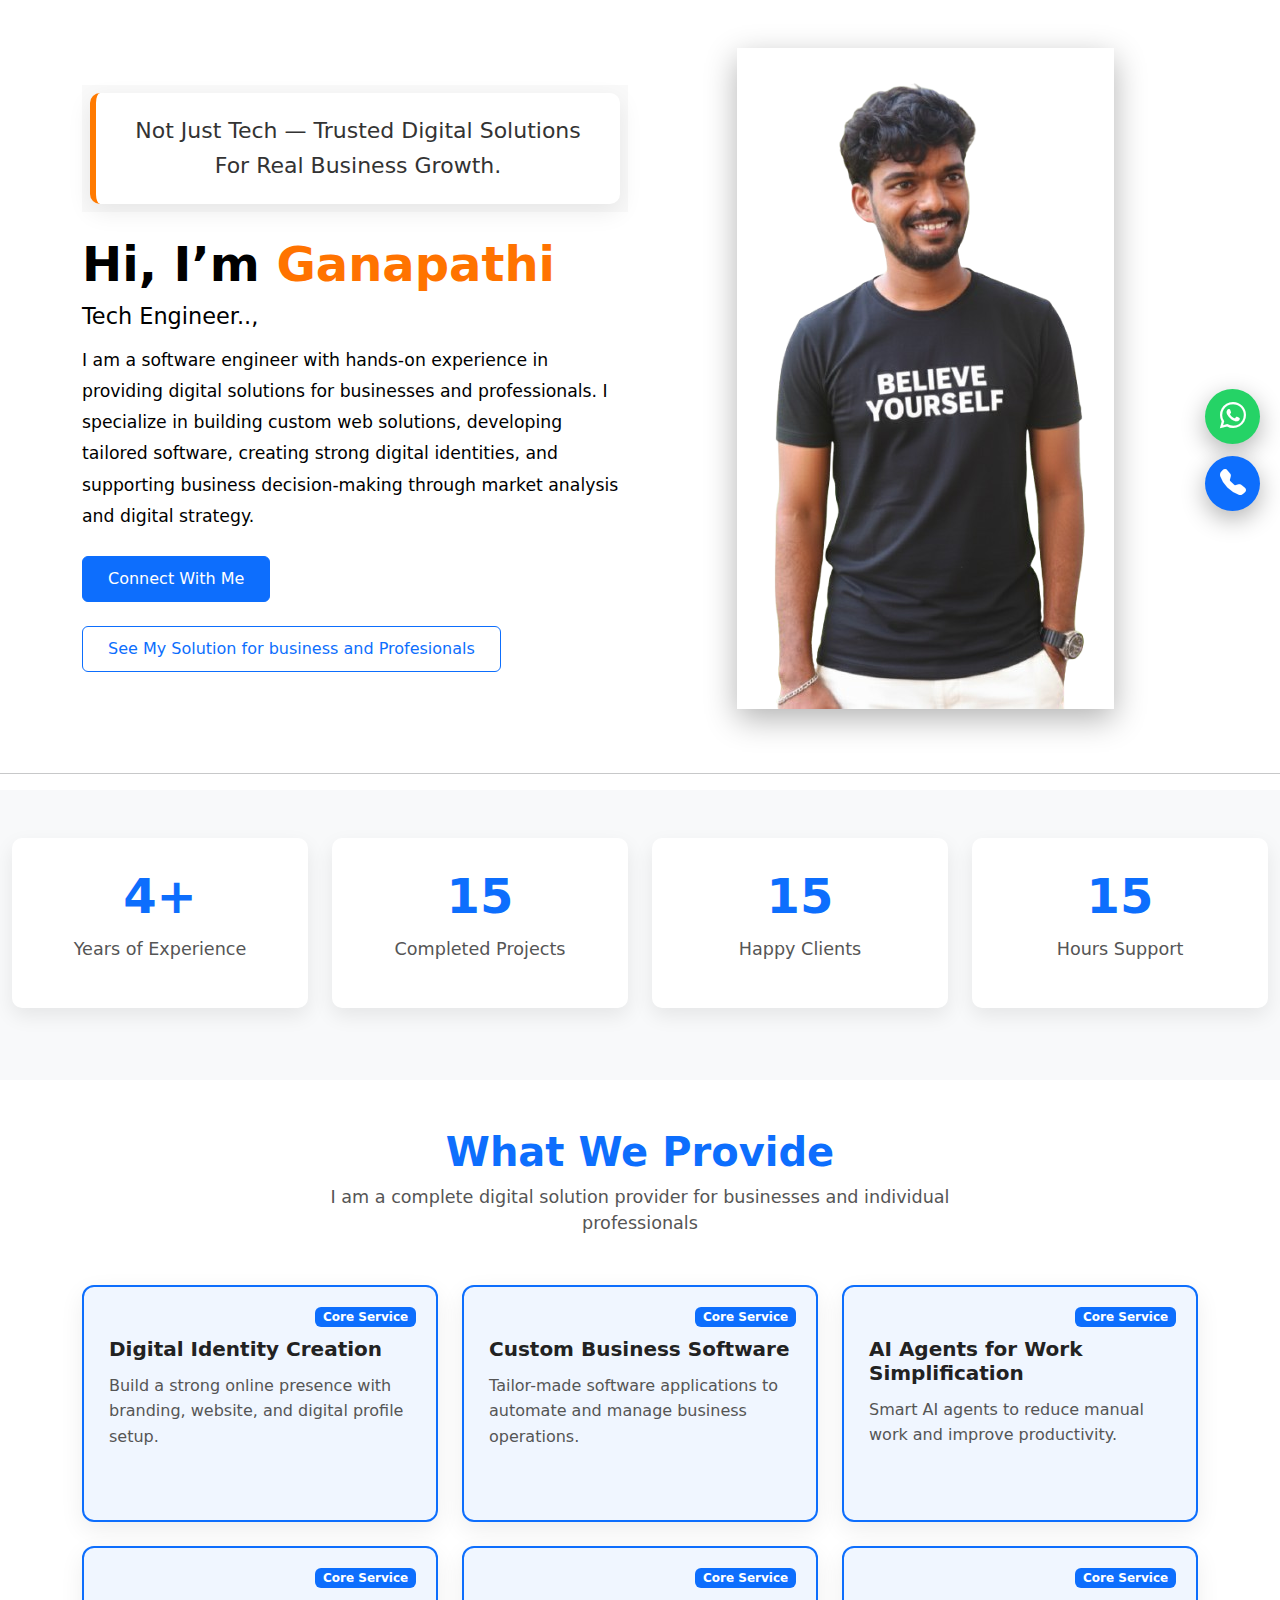
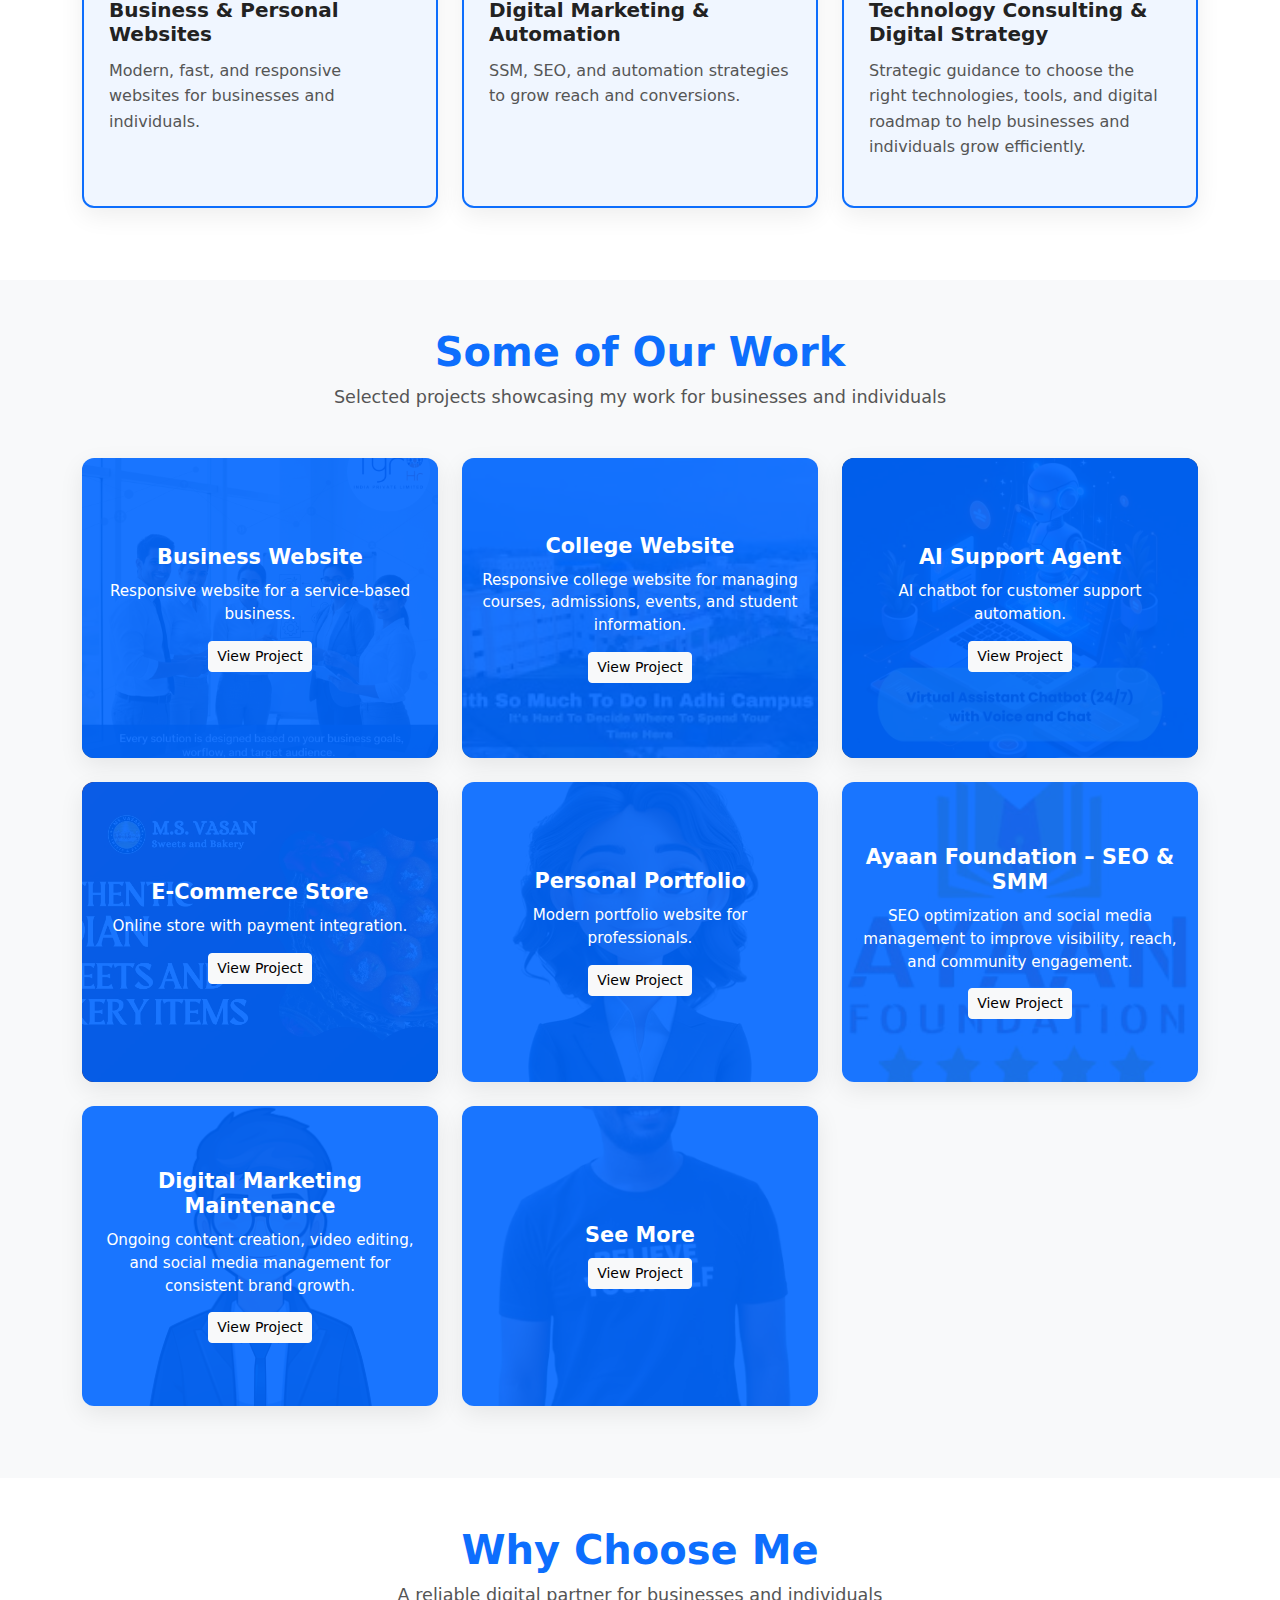
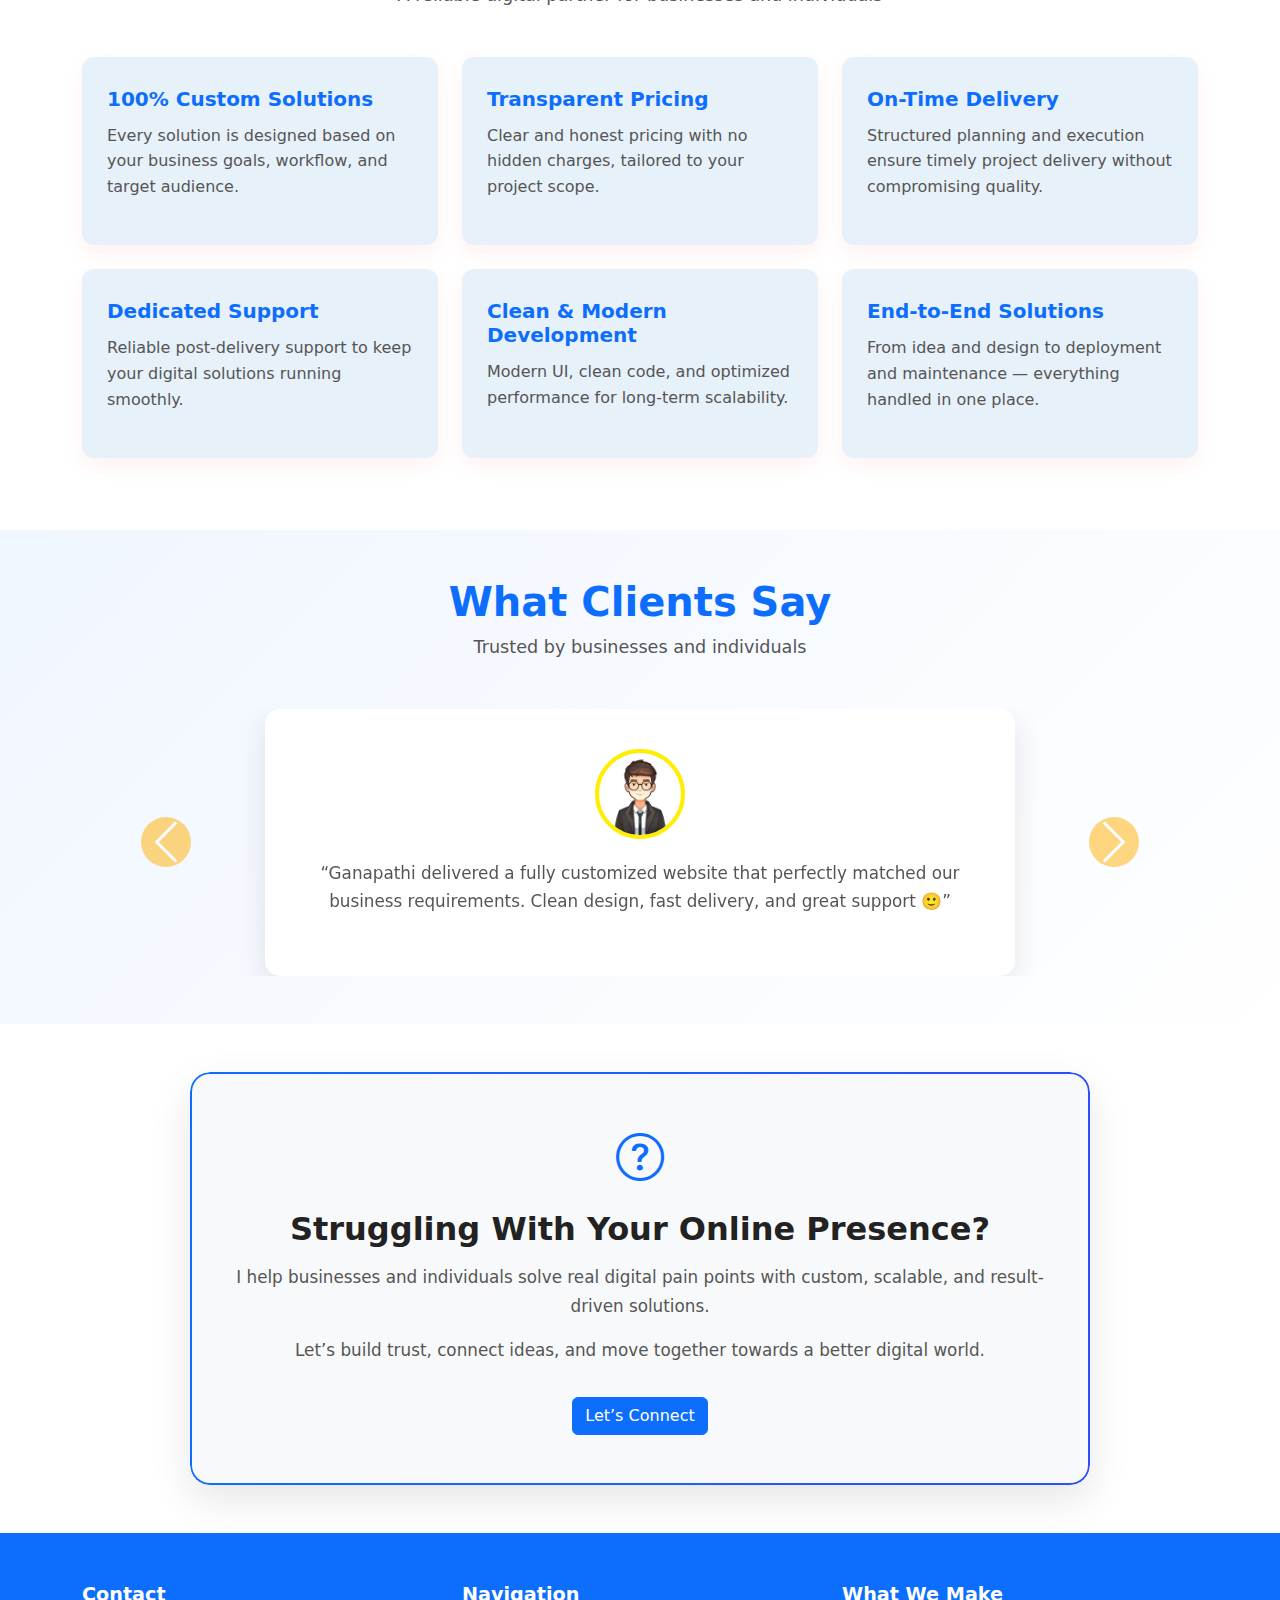
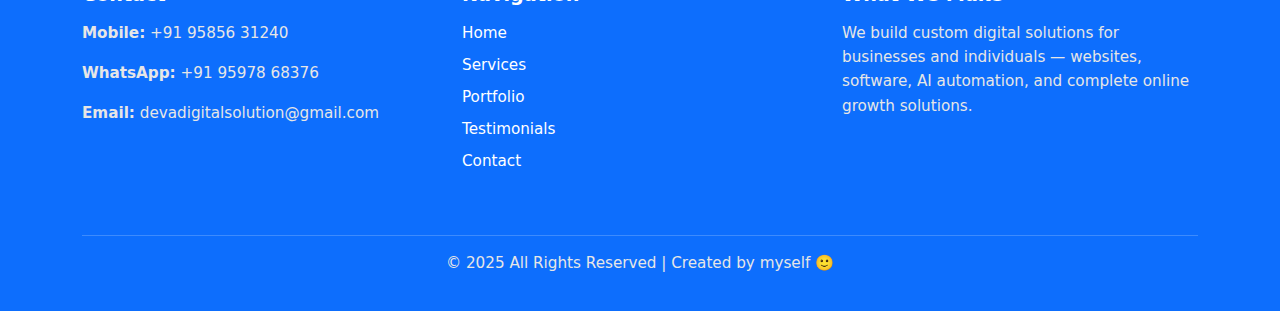
<file: index.html>
<!DOCTYPE html>
<html lang="en">
<head>
    <meta charset="UTF-8">
    <meta name="viewport" content="width=device-width, initial-scale=1.0">
    <title>Helping with Business</title>
    <link rel="stylesheet" href="style.css">
     <!-- Bootstrap CSS -->
  <link href="https://cdn.jsdelivr.net/npm/bootstrap@5.3.2/dist/css/bootstrap.min.css" rel="stylesheet">
<link href="https://cdn.jsdelivr.net/npm/bootstrap-icons/font/bootstrap-icons.css" rel="stylesheet">
<link href="https://cdn.jsdelivr.net/npm/bootstrap-icons/font/bootstrap-icons.css" rel="stylesheet">

   
</head>
<body>

<!-- FLOATING CONTACT BUTTONS -->
<div class="floating-contact">

  <!-- WhatsApp -->
  <a href="https://wa.me/9597868376"
     class="contact-btn whatsapp"
     target="_blank"
     aria-label="Chat on WhatsApp">
    <i class="bi bi-whatsapp"></i>
  </a>

  <!-- Call -->
  <a href="tel:+919597868376"
     class="contact-btn call"
     aria-label="Call Now">
    <i class="bi bi-telephone-fill"></i>
  </a>

</div>



    <!-- HERO SECTION -->
<section class="hero-section py-5" id="hero">
  <div class="container">
    <div class="row align-items-center">

      <!-- LEFT CONTENT -->
      <div class="col-lg-6 col-md-6 col-12 order-1 order-md-1">
        <section class="trust-quote-section">
  <div class="trust-quote-box">
    
    <p class="quote-text">
      Not Just Tech — Trusted Digital Solutions For Real Business Growth.
    </p>

   
  </div>
</section>

<br>
        <h1 class="hero-title">
          Hi, I’m <span class="highlight">Ganapathi</span>
        </h1>

        <h4 class="hero-subtitle">
          Tech Engineer..,
        </h4>

        <p class="hero-text">
        I am a software engineer with hands-on experience in providing digital solutions for businesses and professionals. I specialize in building custom web solutions, developing tailored software, creating strong digital identities, and supporting business decision-making through market analysis and digital strategy.
        </p>

        <div class="hero-buttons mt-4">
          <a href="#contact" class="btn btn-primary me-3">
            Connect With Me
          </a>
          <br>
          <br>
          <a href="#portfolio" class="btn btn-outline-primary">
            See My Solution for business and Profesionals
          </a>
        </div>


        
      </div>

      <!-- RIGHT IMAGE -->
      <div class="col-lg-6 col-md-6 col-12 text-center order-2 order-md-2 mt-4 mt-md-0">
        <img src="assets/profile.png"
             alt="Freelancer Image"
             class="hero-image img-fluid">
      </div>

    </div>
  </div>
</section>




<hr>
<!-- COUNTER SECTION -->
<section class="counter-section py-5">
  <div class="container-fluid">
    <div class="row text-center justify-content-center">

      <!-- Experience -->
      <div class="col-lg-3 col-md-6 col-12 mb-4">
        <div class="counter-box">
          <h2 class="counter plus slow" data-target="4">0</h2>
          <p>Years of Experience</p>
        </div>
      </div>

      <!-- Projects -->
      <div class="col-lg-3 col-md-6 col-12 mb-4">
        <div class="counter-box">
          <h2 class="counter plus slow" data-target="45">0</h2>
          <p>Completed Projects</p>
        </div>
      </div>

      <!-- Clients -->
      <div class="col-lg-3 col-md-6 col-12 mb-4">
        <div class="counter-box">
          <h2 class="counter plus slow" data-target="30">0</h2>
          <p>Happy Clients</p>
        </div>
      </div>

      <!-- Support -->
      <div class="col-lg-3 col-md-6 col-12 mb-4">
        <div class="counter-box">
          <h2 class="counter slow" data-target="24">0</h2>
          <p>Hours Support</p>
        </div>
      </div>

    </div>
  </div>
</section>









<!-- CORE SERVICES -->
<section class="services-section py-5" id="services">
  <div class="container">

    <!-- Section Title -->
    <div class="text-center mb-5">
      <h2 class="section-title">What We Provide</h2>
      <p class="section-subtitle">
        I am a complete digital solution provider for businesses and individual professionals
      </p>
    </div>

    <div class="row">

      <!-- CORE SERVICE 1 -->
      <div class="col-lg-4 col-md-6 col-12 mb-4">
        <div class="service-card core">
          <h5>Digital Identity Creation</h5>
          <p>
            Build a strong online presence with branding, website, and digital profile setup.
          </p> <br>
          <span class="badge core-badge">Core Service</span>
        </div>
      </div>

      <!-- CORE SERVICE 2 -->
      <div class="col-lg-4 col-md-6 col-12 mb-4">
        <div class="service-card core">
          <h5>Custom Business Software</h5>
          <p>
            Tailor-made software applications to automate and manage business operations.
          </p>
          <span class="badge core-badge">Core Service</span>
        </div>
      </div>

      <!-- CORE SERVICE 3 -->
      <div class="col-lg-4 col-md-6 col-12 mb-4">
        <div class="service-card core">
          <h5>AI Agents for Work Simplification</h5>
          <p>
            Smart AI agents to reduce manual work and improve productivity.
          </p>
          <span class="badge core-badge">Core Service</span>
        </div>
      </div>

      <!-- CORE SERVICE 4 -->
      <div class="col-lg-4 col-md-6 col-12 mb-4">
        <div class="service-card core">
          <h5>Business & Personal Websites</h5>
          <p>
            Modern, fast, and responsive websites for businesses and individuals.
          </p>
          <span class="badge core-badge">Core Service</span>
        </div>
      </div>

      <!-- CORE SERVICE 5 -->
      <div class="col-lg-4 col-md-6 col-12 mb-4">
        <div class="service-card core">
          <h5>Digital Marketing & Automation</h5>
          <p>
            SSM, SEO, and automation strategies to grow reach and conversions.
          </p>
          <span class="badge core-badge">Core Service</span>
        </div>
      </div>

   <div class="col-lg-4 col-md-6 col-12 mb-4">
  <div class="service-card core">
    <h5>Technology Consulting & Digital Strategy</h5>
    <p>
      Strategic guidance to choose the right technologies, tools, and digital
      roadmap to help businesses and individuals grow efficiently.
    </p>
    <span class="badge core-badge">Core Service</span>
  </div>
</div>









    </div>
  </div>
</section>




<!-- PORTFOLIO SECTION -->
<section class="portfolio-section py-5" id="portfolio">
  <div class="container">

    <!-- Title -->
    <div class="text-center mb-5">
      <h2 class="section-title">Some of Our Work</h2>
      <p class="section-subtitle">
        Selected projects showcasing my work for businesses and individuals
      </p>
    </div>

    <div class="row">

      <!-- Project 1 -->
      <div class="col-lg-4 col-md-6 col-12 mb-4">
        <div class="portfolio-card">
          <img src="assets/tyro.png" alt="Project">
          <div class="portfolio-overlay">
            <h5>Business Website</h5>
            <p>Responsive website for a service-based business.</p>
            <a href="https://tyrohr.in/" target="_blank" class="btn btn-light btn-sm">View Project</a>
          </div>
        </div>
      </div>

      <!-- Project 2 -->
      <div class="col-lg-4 col-md-6 col-12 mb-4">
        <div class="portfolio-card">
          <img src="assets/college.jpg" alt="Project">
          <div class="portfolio-overlay">
  <h5>College Website</h5>
  <p>Responsive college website for managing courses, admissions, events, and student information.</p>
  <a href="https://www.adhi.edu.in/" target="_blank" class="btn btn-light btn-sm">View Project</a>
</div>

        </div>
      </div>

      <!-- Project 3 -->
      <div class="col-lg-4 col-md-6 col-12 mb-4">
        <div class="portfolio-card">
          <img src="assets/va.jpg" alt="Project">
          <div class="portfolio-overlay">
            <h5>AI Support Agent</h5>
            <p>AI chatbot for customer support automation.</p>
            <a href="https://www.adhi.edu.in/chatbot/index.php" target="_blank" class="btn btn-light btn-sm">View Project</a>
          </div>
        </div>
      </div>

      <!-- Project 4 -->
      <div class="col-lg-4 col-md-6 col-12 mb-4">
        <div class="portfolio-card">
          <img src="assets/msv.jpg" alt="Project">
          <div class="portfolio-overlay">
            <h5>E-Commerce Store</h5>
            <p>Online store with payment integration.</p>
            <a href="https://msvasansweetandbakery.in/" target="_blank" class="btn btn-light btn-sm">View Project</a>
          </div>
        </div>
      </div>

      <!-- Project 5 -->
      <div class="col-lg-4 col-md-6 col-12 mb-4">
        <div class="portfolio-card">
          <img src="assets/girl.jpg" alt="Project">
          <div class="portfolio-overlay">
            <h5>Personal Portfolio</h5>
            <p>Modern portfolio website for professionals.</p>
            <a href="#" target="_blank" class="btn btn-light btn-sm">View Project</a>
          </div>
        </div>
      </div>

      <!-- Project 6 -->
      <div class="col-lg-4 col-md-6 col-12 mb-4">
        <div class="portfolio-card">
          <img src="assets/ayaan.png" alt="Project">
          <div class="portfolio-overlay">
  <h5>Ayaan Foundation – SEO & SMM</h5>
  <p>SEO optimization and social media management to improve visibility, reach, and community engagement.</p>
  <a href="https://ayaanfoundation.in/" target="_blank" class="btn btn-light btn-sm">View Project</a>
</div>

        </div>
      </div>

      <!-- Project 7 -->
      <div class="col-lg-4 col-md-6 col-12 mb-4">
        <div class="portfolio-card">
          <img src="assets/boy.webp" alt="Project">
          <div class="portfolio-overlay">
  <h5>Digital Marketing Maintenance</h5>
  <p>Ongoing content creation, video editing, and social media management for consistent brand growth.</p>
  <a href="https://www.instagram.com/adhi_college" target="_blank" class="btn btn-light btn-sm">View Project</a>
</div>

        </div>
      </div>

               <!-- Project 7 -->
      <div class="col-lg-4 col-md-6 col-12 mb-4">
        <div class="portfolio-card">
          <img src="assets/profile.png" alt="Project">
          <div class="portfolio-overlay">
  <h5>See More</h5>
  <a href="#" target="_blank" class="btn btn-light btn-sm">View Project</a>
</div>

        </div>
      </div>

    </div>
  </div>
</section>







<!-- WHY CHOOSE ME -->
<section class="why-choose-section py-5" id="why-choose">
  <div class="container">

    <!-- Title -->
    <div class="text-center mb-5">
      <h2 class="section-title">Why Choose Me</h2>
      <p class="section-subtitle">
        A reliable digital partner for businesses and individuals
      </p>
    </div>

    <div class="row">

      <!-- Item 1 -->
      <div class="col-lg-4 col-md-6 col-12 mb-4">
        <div class="choose-card">
          <h5>100% Custom Solutions</h5>
          <p>
            Every solution is designed based on your business goals,
            workflow, and target audience.
          </p>
        </div>
      </div>

      <!-- Item 2 -->
      <div class="col-lg-4 col-md-6 col-12 mb-4">
        <div class="choose-card">
          <h5>Transparent Pricing</h5>
          <p>
            Clear and honest pricing with no hidden charges,
            tailored to your project scope.
          </p>
        </div>
      </div>

      <!-- Item 3 -->
      <div class="col-lg-4 col-md-6 col-12 mb-4">
        <div class="choose-card">
          <h5>On-Time Delivery</h5>
          <p>
            Structured planning and execution ensure timely project
            delivery without compromising quality.
          </p>
        </div>
      </div>

      <!-- Item 4 -->
      <div class="col-lg-4 col-md-6 col-12 mb-4">
        <div class="choose-card">
          <h5>Dedicated Support</h5>
          <p>
            Reliable post-delivery support to keep your digital
            solutions running smoothly.
          </p>
        </div>
      </div>

      <!-- Item 5 -->
      <div class="col-lg-4 col-md-6 col-12 mb-4">
        <div class="choose-card">
          <h5>Clean & Modern Development</h5>
          <p>
            Modern UI, clean code, and optimized performance
            for long-term scalability.
          </p>
        </div>
      </div>

      <!-- Item 6 -->
      <div class="col-lg-4 col-md-6 col-12 mb-4">
        <div class="choose-card">
          <h5>End-to-End Solutions</h5>
          <p>
            From idea and design to deployment and maintenance —
            everything handled in one place.
          </p>
        </div>
      </div>

    </div>
  </div>
</section>








<!-- TESTIMONIAL SECTION -->
<section class="testimonial-section py-5" id="testimonials">
  <div class="container">

    <!-- Title -->
    <div class="text-center mb-5">
      <h2 class="section-title">What Clients Say</h2>
      <p class="section-subtitle">
        Trusted by businesses and individuals
      </p>
    </div>

    <!-- Carousel -->
    <div id="testimonialCarousel" class="carousel slide" data-bs-ride="carousel">

      <div class="carousel-inner">

        <!-- Slide 1 -->
        <div class="carousel-item active">
          <div class="testimonial-card text-center">
            <img src="assets/boy.webp" class="testimonial-img" alt="Client">
            <p class="testimonial-text">
              “Ganapathi delivered a fully customized website that perfectly
              matched our business requirements. Clean design, fast delivery,
              and great support 🙂”
            </p>
         <!--   <h5 class="client-name">Ramesh Kumar</h5>
            <span class="client-org">Founder, RK Solutions</span> -->
          </div>
        </div>
        <!-- Slide 2 -->
        <div class="carousel-item">
          <div class="testimonial-card text-center">
            <img src="assets/girl.jpg" class="testimonial-img" alt="Client">
            <p class="testimonial-text">
              “Excellent work on our custom software application.
              The AI automation saved us a lot of manual effort 🙂
              Highly recommended!”
            </p>
           <!--    <h5 class="client-name">Priya Sharma</h5>
            <span class="client-org">Operations Head, BrightTech</span>  -->
          </div>
        </div>

        <!-- Slide 3 -->
        <div class="carousel-item">
          <div class="testimonial-card text-center">
            <img src="assets/boy.webp" class="testimonial-img" alt="Client">
            <p class="testimonial-text">
              “Professional, transparent pricing and on-time delivery.
              End-to-end support was truly impressive 🙂
              Will work again.”
            </p>
           <!--    <h5 class="client-name">Arjun Patel</h5>
            <span class="client-org">CEO, Patel Enterprises</span> -->
          </div>
        </div>

      </div>

      <!-- Controls -->
      <button class="carousel-control-prev" type="button" data-bs-target="#testimonialCarousel" data-bs-slide="prev">
        <span class="carousel-control-prev-icon"></span>
      </button>

      <button class="carousel-control-next" type="button" data-bs-target="#testimonialCarousel" data-bs-slide="next">
        <span class="carousel-control-next-icon"></span>
      </button>

    </div>
  </div>
</section>






<!-- TRUST CREATION SECTION -->
<section class="trust-section py-5">
  <div class="container">
    <div class="trust-box text-center">

      <div class="trust-icon mb-3">
        <i class="bi bi-question-circle"></i>
      </div>

      <h3 class="trust-title">
        Struggling With Your Online Presence?
      </h3>

      <p class="trust-text">
        I help businesses and individuals solve real digital pain points with
        custom, scalable, and result-driven solutions.
      </p>

      <p class="trust-text">
        Let’s build trust, connect ideas, and move together towards a better digital world.
      </p>

      <a href="#contact" class="btn btn-primary mt-3">
        Let’s Connect
      </a>

    </div>
  </div>
</section>











<!-- FOOTER -->
<footer class="footer-section">
  <div class="container">
    <div class="row">

      <!-- Contact Info -->
      <div class="col-lg-4 col-md-6 col-12 mb-4">
        <h5 class="footer-title">Contact</h5>
        <p><strong>Mobile:</strong> +91 95856 31240</p>
        <p><strong>WhatsApp:</strong> +91 95978 68376</p>
        <p><strong>Email:</strong> devadigitalsolution@gmail.com</p>
      </div>

      <!-- Navigation -->
      <div class="col-lg-4 col-md-6 col-12 mb-4">
        <h5 class="footer-title">Navigation</h5>
        <ul class="footer-links">
          <li><a href="#hero">Home</a></li>
          <li><a href="#services">Services</a></li>
          <li><a href="#portfolio">Portfolio</a></li>
          <li><a href="#testimonials">Testimonials</a></li>
          <li><a href="#contact">Contact</a></li>
        </ul>
      </div>

      <!-- About -->
      <div class="col-lg-4 col-md-12 col-12 mb-4">
        <h5 class="footer-title">What We Make</h5>
        <p>
          We build custom digital solutions for businesses and individuals —
          websites, software, AI automation, and complete online growth solutions.
        </p>
      </div>

    </div>

    <!-- Bottom -->
    <div class="footer-bottom text-center">
      <p>
        © 2025 All Rights Reserved |
        Created by myself 🙂
      </p>
    </div>
  </div>
</footer>



<!-- MOBILE BOTTOM NAVIGATION -->
<nav class="mobile-bottom-nav">

  <a href="#hero" class="nav-item">
    <i class="bi bi-house-fill"></i>
    <span>Home</span>
  </a>

  <a href="#services" class="nav-item">
    <i class="bi bi-briefcase-fill"></i>
    <span>Services</span>
  </a>

  <a href="#portfolio" class="nav-item">
    <i class="bi bi-grid-fill"></i>
    <span>Work</span>
  </a>

  <a href="#testimonials" class="nav-item">
    <i class="bi bi-chat-quote-fill"></i>
    <span>Reviews</span>
  </a>

  <a href="#contact" class="nav-item">
    <i class="bi bi-envelope-fill"></i>
    <span>Contact</span>
  </a>

</nav>















</body>

 <script src="script.js"></script>
  <script src="https://cdn.jsdelivr.net/npm/bootstrap@5.3.2/dist/js/bootstrap.bundle.min.js"></script>


</html>
</file>
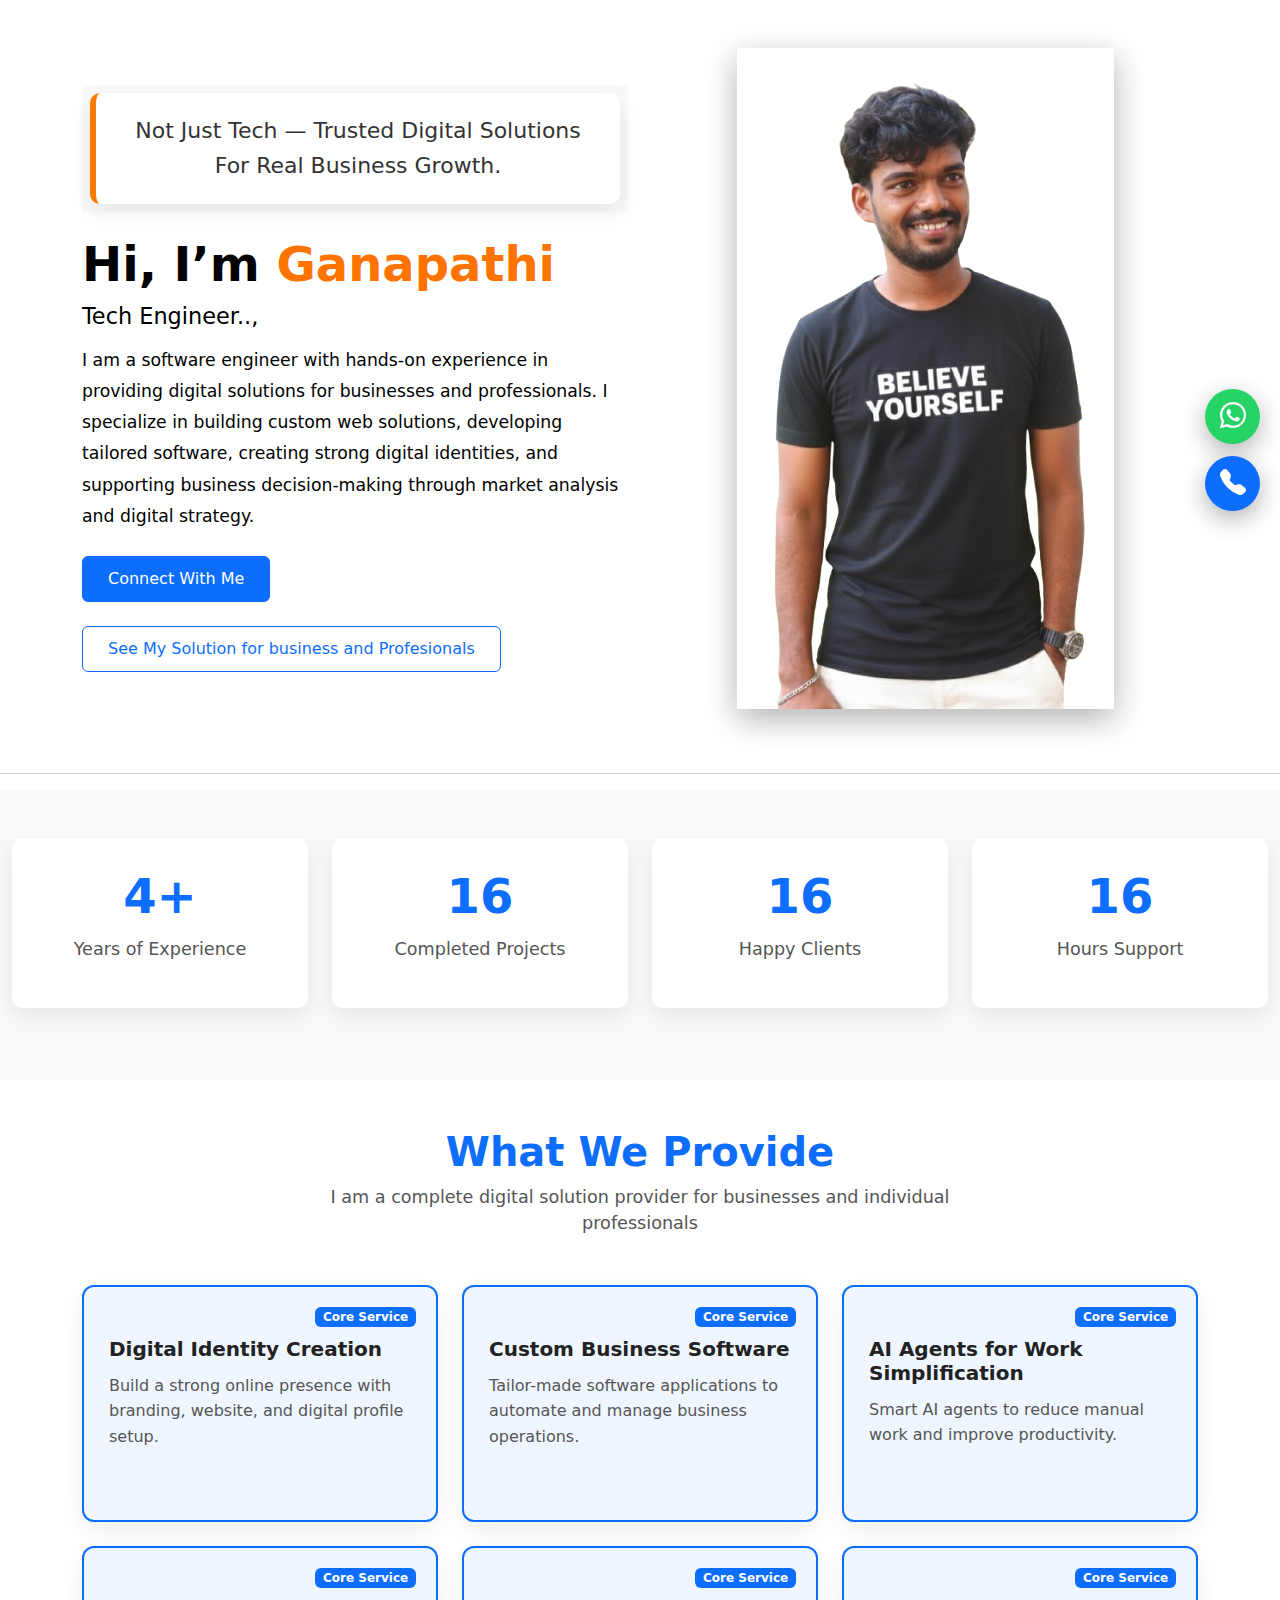
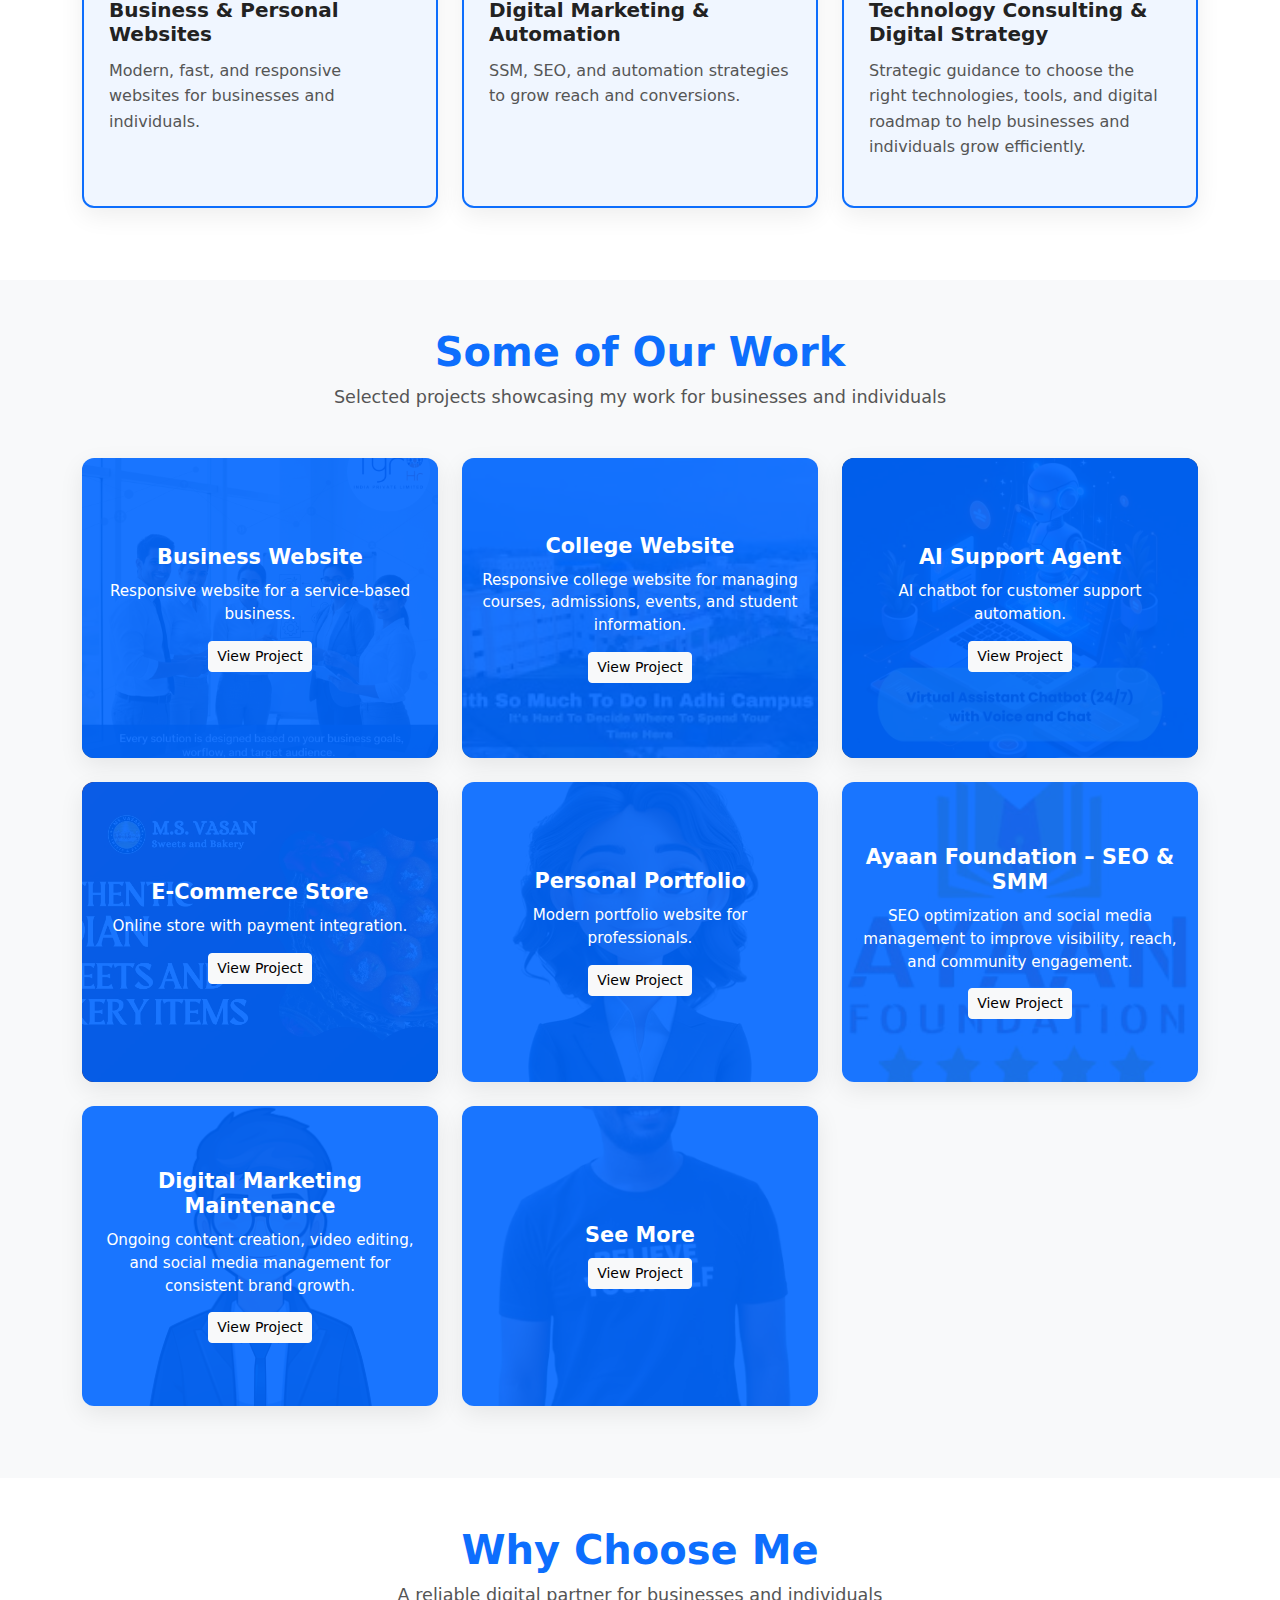
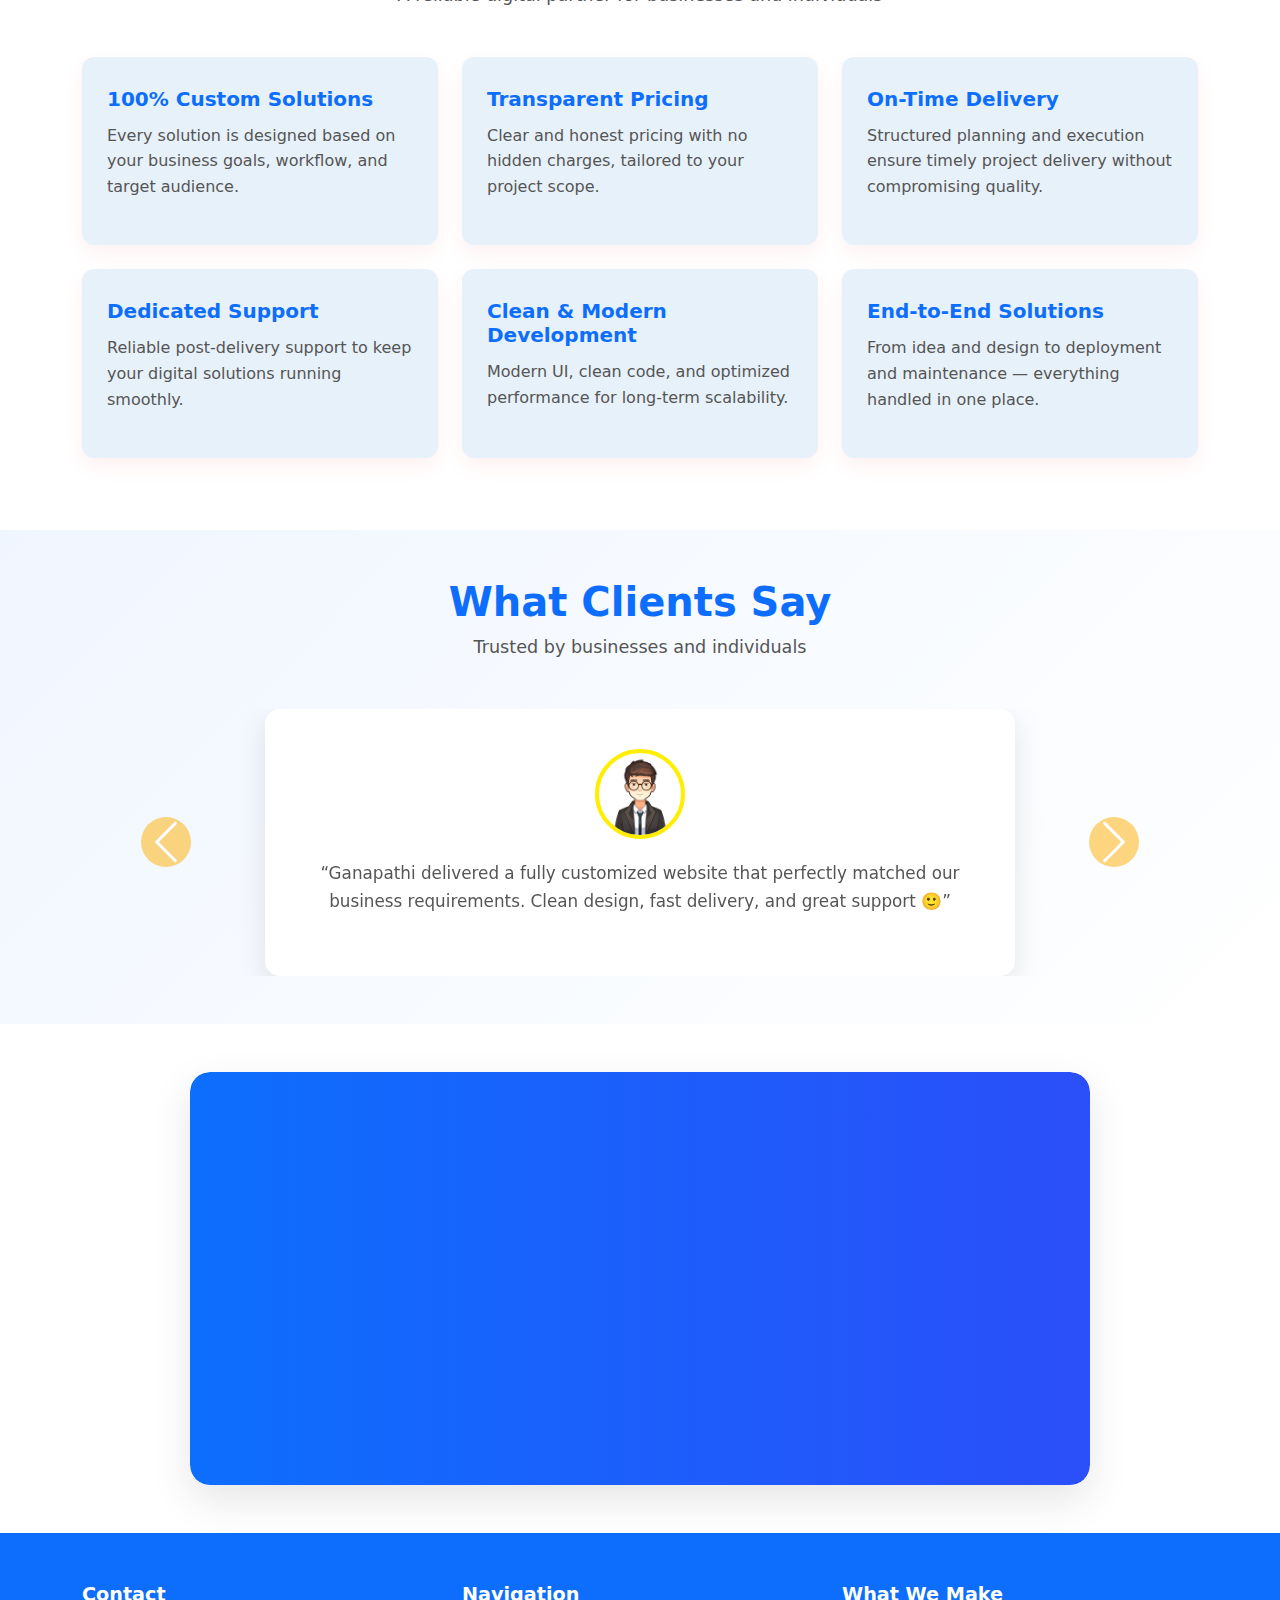
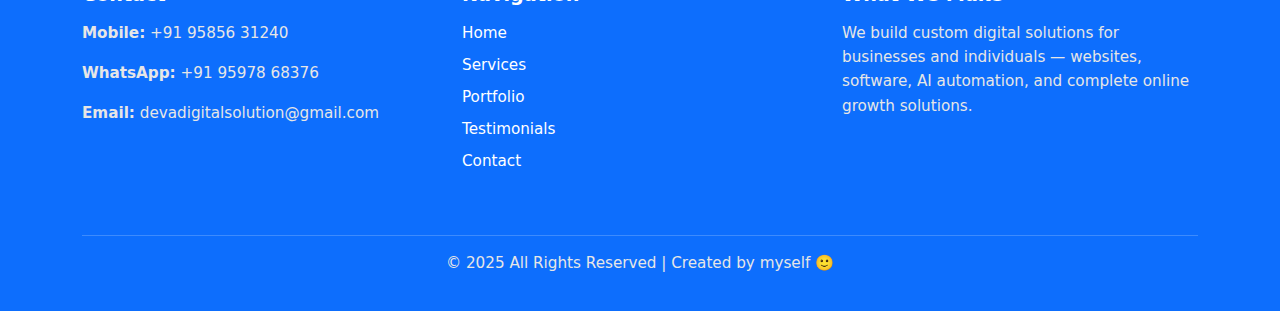
<file: portfolio/index.html>
<!DOCTYPE html>
<html lang="en">
<head>
    <meta charset="UTF-8">
    <meta name="viewport" content="width=device-width, initial-scale=1.0">
    <title>Helping with Business</title>
    <link rel="stylesheet" href="style.css">
     <!-- Bootstrap CSS -->
  <link href="https://cdn.jsdelivr.net/npm/bootstrap@5.3.2/dist/css/bootstrap.min.css" rel="stylesheet">
<link href="https://cdn.jsdelivr.net/npm/bootstrap-icons/font/bootstrap-icons.css" rel="stylesheet">
<link href="https://cdn.jsdelivr.net/npm/bootstrap-icons/font/bootstrap-icons.css" rel="stylesheet">

   
</head>
<body>

<!-- FLOATING CONTACT BUTTONS -->
<div class="floating-contact">

  <!-- WhatsApp -->
  <a href="https://wa.me/9597868376"
     class="contact-btn whatsapp"
     target="_blank"
     aria-label="Chat on WhatsApp">
    <i class="bi bi-whatsapp"></i>
  </a>

  <!-- Call -->
  <a href="tel:+919597868376"
     class="contact-btn call"
     aria-label="Call Now">
    <i class="bi bi-telephone-fill"></i>
  </a>

</div>



    <!-- HERO SECTION -->
<section class="hero-section py-5" id="hero">
  <div class="container">
    <div class="row align-items-center">

      <!-- LEFT CONTENT -->
      <div class="col-lg-6 col-md-6 col-12 order-1 order-md-1">
        <section class="trust-quote-section">
  <div class="trust-quote-box">
    
    <p class="quote-text">
      Not Just Tech — Trusted Digital Solutions For Real Business Growth.
    </p>

   
  </div>
</section>

<br>
        <h1 class="hero-title">
          Hi, I’m <span class="highlight">Ganapathi</span>
        </h1>

        <h4 class="hero-subtitle">
          Tech Engineer..,
        </h4>

        <p class="hero-text">
        I am a software engineer with hands-on experience in providing digital solutions for businesses and professionals. I specialize in building custom web solutions, developing tailored software, creating strong digital identities, and supporting business decision-making through market analysis and digital strategy.
        </p>

        <div class="hero-buttons mt-4">
          <a href="#contact" class="btn btn-primary me-3">
            Connect With Me
          </a>
          <br>
          <br>
          <a href="#portfolio" class="btn btn-outline-primary">
            See My Solution for business and Profesionals
          </a>
        </div>


        
      </div>

      <!-- RIGHT IMAGE -->
      <div class="col-lg-6 col-md-6 col-12 text-center order-2 order-md-2 mt-4 mt-md-0">
        <img src="../assets/profile.png"
             alt="Freelancer Image"
             class="hero-image img-fluid">
      </div>

    </div>
  </div>
</section>




<hr>
<!-- COUNTER SECTION -->
<section class="counter-section py-5">
  <div class="container-fluid">
    <div class="row text-center justify-content-center">

      <!-- Experience -->
      <div class="col-lg-3 col-md-6 col-12 mb-4">
        <div class="counter-box">
          <h2 class="counter plus slow" data-target="4">0</h2>
          <p>Years of Experience</p>
        </div>
      </div>

      <!-- Projects -->
      <div class="col-lg-3 col-md-6 col-12 mb-4">
        <div class="counter-box">
          <h2 class="counter plus slow" data-target="45">0</h2>
          <p>Completed Projects</p>
        </div>
      </div>

      <!-- Clients -->
      <div class="col-lg-3 col-md-6 col-12 mb-4">
        <div class="counter-box">
          <h2 class="counter plus slow" data-target="30">0</h2>
          <p>Happy Clients</p>
        </div>
      </div>

      <!-- Support -->
      <div class="col-lg-3 col-md-6 col-12 mb-4">
        <div class="counter-box">
          <h2 class="counter slow" data-target="24">0</h2>
          <p>Hours Support</p>
        </div>
      </div>

    </div>
  </div>
</section>









<!-- CORE SERVICES -->
<section class="services-section py-5" id="services">
  <div class="container">

    <!-- Section Title -->
    <div class="text-center mb-5">
      <h2 class="section-title">What We Provide</h2>
      <p class="section-subtitle">
        I am a complete digital solution provider for businesses and individual professionals
      </p>
    </div>

    <div class="row">

      <!-- CORE SERVICE 1 -->
      <div class="col-lg-4 col-md-6 col-12 mb-4">
        <div class="service-card core">
          <h5>Digital Identity Creation</h5>
          <p>
            Build a strong online presence with branding, website, and digital profile setup.
          </p> <br>
          <span class="badge core-badge">Core Service</span>
        </div>
      </div>

      <!-- CORE SERVICE 2 -->
      <div class="col-lg-4 col-md-6 col-12 mb-4">
        <div class="service-card core">
          <h5>Custom Business Software</h5>
          <p>
            Tailor-made software applications to automate and manage business operations.
          </p>
          <span class="badge core-badge">Core Service</span>
        </div>
      </div>

      <!-- CORE SERVICE 3 -->
      <div class="col-lg-4 col-md-6 col-12 mb-4">
        <div class="service-card core">
          <h5>AI Agents for Work Simplification</h5>
          <p>
            Smart AI agents to reduce manual work and improve productivity.
          </p>
          <span class="badge core-badge">Core Service</span>
        </div>
      </div>

      <!-- CORE SERVICE 4 -->
      <div class="col-lg-4 col-md-6 col-12 mb-4">
        <div class="service-card core">
          <h5>Business & Personal Websites</h5>
          <p>
            Modern, fast, and responsive websites for businesses and individuals.
          </p>
          <span class="badge core-badge">Core Service</span>
        </div>
      </div>

      <!-- CORE SERVICE 5 -->
      <div class="col-lg-4 col-md-6 col-12 mb-4">
        <div class="service-card core">
          <h5>Digital Marketing & Automation</h5>
          <p>
            SSM, SEO, and automation strategies to grow reach and conversions.
          </p>
          <span class="badge core-badge">Core Service</span>
        </div>
      </div>

   <div class="col-lg-4 col-md-6 col-12 mb-4">
  <div class="service-card core">
    <h5>Technology Consulting & Digital Strategy</h5>
    <p>
      Strategic guidance to choose the right technologies, tools, and digital
      roadmap to help businesses and individuals grow efficiently.
    </p>
    <span class="badge core-badge">Core Service</span>
  </div>
</div>









    </div>
  </div>
</section>




<!-- PORTFOLIO SECTION -->
<section class="portfolio-section py-5" id="portfolio">
  <div class="container">

    <!-- Title -->
    <div class="text-center mb-5">
      <h2 class="section-title">Some of Our Work</h2>
      <p class="section-subtitle">
        Selected projects showcasing my work for businesses and individuals
      </p>
    </div>

    <div class="row">

      <!-- Project 1 -->
      <div class="col-lg-4 col-md-6 col-12 mb-4">
        <div class="portfolio-card">
          <img src="assets/tyro.png" alt="Project">
          <div class="portfolio-overlay">
            <h5>Business Website</h5>
            <p>Responsive website for a service-based business.</p>
            <a href="https://tyrohr.in/" target="_blank" class="btn btn-light btn-sm">View Project</a>
          </div>
        </div>
      </div>

      <!-- Project 2 -->
      <div class="col-lg-4 col-md-6 col-12 mb-4">
        <div class="portfolio-card">
          <img src="assets/college.jpg" alt="Project">
          <div class="portfolio-overlay">
  <h5>College Website</h5>
  <p>Responsive college website for managing courses, admissions, events, and student information.</p>
  <a href="https://www.adhi.edu.in/" target="_blank" class="btn btn-light btn-sm">View Project</a>
</div>

        </div>
      </div>

      <!-- Project 3 -->
      <div class="col-lg-4 col-md-6 col-12 mb-4">
        <div class="portfolio-card">
          <img src="assets/va.jpg" alt="Project">
          <div class="portfolio-overlay">
            <h5>AI Support Agent</h5>
            <p>AI chatbot for customer support automation.</p>
            <a href="https://www.adhi.edu.in/chatbot/index.php" target="_blank" class="btn btn-light btn-sm">View Project</a>
          </div>
        </div>
      </div>

      <!-- Project 4 -->
      <div class="col-lg-4 col-md-6 col-12 mb-4">
        <div class="portfolio-card">
          <img src="assets/msv.jpg" alt="Project">
          <div class="portfolio-overlay">
            <h5>E-Commerce Store</h5>
            <p>Online store with payment integration.</p>
            <a href="https://msvasansweetandbakery.in/" target="_blank" class="btn btn-light btn-sm">View Project</a>
          </div>
        </div>
      </div>

      <!-- Project 5 -->
      <div class="col-lg-4 col-md-6 col-12 mb-4">
        <div class="portfolio-card">
          <img src="assets/girl.jpg" alt="Project">
          <div class="portfolio-overlay">
            <h5>Personal Portfolio</h5>
            <p>Modern portfolio website for professionals.</p>
            <a href="#" target="_blank" class="btn btn-light btn-sm">View Project</a>
          </div>
        </div>
      </div>

      <!-- Project 6 -->
      <div class="col-lg-4 col-md-6 col-12 mb-4">
        <div class="portfolio-card">
          <img src="assets/ayaan.png" alt="Project">
          <div class="portfolio-overlay">
  <h5>Ayaan Foundation – SEO & SMM</h5>
  <p>SEO optimization and social media management to improve visibility, reach, and community engagement.</p>
  <a href="https://ayaanfoundation.in/" target="_blank" class="btn btn-light btn-sm">View Project</a>
</div>

        </div>
      </div>

      <!-- Project 7 -->
      <div class="col-lg-4 col-md-6 col-12 mb-4">
        <div class="portfolio-card">
          <img src="assets/boy.webp" alt="Project">
          <div class="portfolio-overlay">
  <h5>Digital Marketing Maintenance</h5>
  <p>Ongoing content creation, video editing, and social media management for consistent brand growth.</p>
  <a href="https://www.instagram.com/adhi_college" target="_blank" class="btn btn-light btn-sm">View Project</a>
</div>

        </div>
      </div>

               <!-- Project 7 -->
      <div class="col-lg-4 col-md-6 col-12 mb-4">
        <div class="portfolio-card">
          <img src="assets/profile.png" alt="Project">
          <div class="portfolio-overlay">
  <h5>See More</h5>
  <a href="#" target="_blank" class="btn btn-light btn-sm">View Project</a>
</div>

        </div>
      </div>

    </div>
  </div>
</section>







<!-- WHY CHOOSE ME -->
<section class="why-choose-section py-5" id="why-choose">
  <div class="container">

    <!-- Title -->
    <div class="text-center mb-5">
      <h2 class="section-title">Why Choose Me</h2>
      <p class="section-subtitle">
        A reliable digital partner for businesses and individuals
      </p>
    </div>

    <div class="row">

      <!-- Item 1 -->
      <div class="col-lg-4 col-md-6 col-12 mb-4">
        <div class="choose-card">
          <h5>100% Custom Solutions</h5>
          <p>
            Every solution is designed based on your business goals,
            workflow, and target audience.
          </p>
        </div>
      </div>

      <!-- Item 2 -->
      <div class="col-lg-4 col-md-6 col-12 mb-4">
        <div class="choose-card">
          <h5>Transparent Pricing</h5>
          <p>
            Clear and honest pricing with no hidden charges,
            tailored to your project scope.
          </p>
        </div>
      </div>

      <!-- Item 3 -->
      <div class="col-lg-4 col-md-6 col-12 mb-4">
        <div class="choose-card">
          <h5>On-Time Delivery</h5>
          <p>
            Structured planning and execution ensure timely project
            delivery without compromising quality.
          </p>
        </div>
      </div>

      <!-- Item 4 -->
      <div class="col-lg-4 col-md-6 col-12 mb-4">
        <div class="choose-card">
          <h5>Dedicated Support</h5>
          <p>
            Reliable post-delivery support to keep your digital
            solutions running smoothly.
          </p>
        </div>
      </div>

      <!-- Item 5 -->
      <div class="col-lg-4 col-md-6 col-12 mb-4">
        <div class="choose-card">
          <h5>Clean & Modern Development</h5>
          <p>
            Modern UI, clean code, and optimized performance
            for long-term scalability.
          </p>
        </div>
      </div>

      <!-- Item 6 -->
      <div class="col-lg-4 col-md-6 col-12 mb-4">
        <div class="choose-card">
          <h5>End-to-End Solutions</h5>
          <p>
            From idea and design to deployment and maintenance —
            everything handled in one place.
          </p>
        </div>
      </div>

    </div>
  </div>
</section>








<!-- TESTIMONIAL SECTION -->
<section class="testimonial-section py-5" id="testimonials">
  <div class="container">

    <!-- Title -->
    <div class="text-center mb-5">
      <h2 class="section-title">What Clients Say</h2>
      <p class="section-subtitle">
        Trusted by businesses and individuals
      </p>
    </div>

    <!-- Carousel -->
    <div id="testimonialCarousel" class="carousel slide" data-bs-ride="carousel">

      <div class="carousel-inner">

        <!-- Slide 1 -->
        <div class="carousel-item active">
          <div class="testimonial-card text-center">
            <img src="assets/boy.webp" class="testimonial-img" alt="Client">
            <p class="testimonial-text">
              “Ganapathi delivered a fully customized website that perfectly
              matched our business requirements. Clean design, fast delivery,
              and great support 🙂”
            </p>
         <!--   <h5 class="client-name">Ramesh Kumar</h5>
            <span class="client-org">Founder, RK Solutions</span> -->
          </div>
        </div>
        <!-- Slide 2 -->
        <div class="carousel-item">
          <div class="testimonial-card text-center">
            <img src="assets/girl.jpg" class="testimonial-img" alt="Client">
            <p class="testimonial-text">
              “Excellent work on our custom software application.
              The AI automation saved us a lot of manual effort 🙂
              Highly recommended!”
            </p>
           <!--    <h5 class="client-name">Priya Sharma</h5>
            <span class="client-org">Operations Head, BrightTech</span>  -->
          </div>
        </div>

        <!-- Slide 3 -->
        <div class="carousel-item">
          <div class="testimonial-card text-center">
            <img src="assets/boy.webp" class="testimonial-img" alt="Client">
            <p class="testimonial-text">
              “Professional, transparent pricing and on-time delivery.
              End-to-end support was truly impressive 🙂
              Will work again.”
            </p>
           <!--    <h5 class="client-name">Arjun Patel</h5>
            <span class="client-org">CEO, Patel Enterprises</span> -->
          </div>
        </div>

      </div>

      <!-- Controls -->
      <button class="carousel-control-prev" type="button" data-bs-target="#testimonialCarousel" data-bs-slide="prev">
        <span class="carousel-control-prev-icon"></span>
      </button>

      <button class="carousel-control-next" type="button" data-bs-target="#testimonialCarousel" data-bs-slide="next">
        <span class="carousel-control-next-icon"></span>
      </button>

    </div>
  </div>
</section>






<!-- TRUST CREATION SECTION -->
<section class="trust-section py-5">
  <div class="container">
    <div class="trust-box text-center">

      <div class="trust-icon mb-3">
        <i class="bi bi-question-circle"></i>
      </div>

      <h3 class="trust-title">
        Struggling With Your Online Presence?
      </h3>

      <p class="trust-text">
        I help businesses and individuals solve real digital pain points with
        custom, scalable, and result-driven solutions.
      </p>

      <p class="trust-text">
        Let’s build trust, connect ideas, and move together towards a better digital world.
      </p>

      <a href="#contact" class="btn btn-primary mt-3">
        Let’s Connect
      </a>

    </div>
  </div>
</section>











<!-- FOOTER -->
<footer class="footer-section">
  <div class="container">
    <div class="row">

      <!-- Contact Info -->
      <div class="col-lg-4 col-md-6 col-12 mb-4">
        <h5 class="footer-title">Contact</h5>
        <p><strong>Mobile:</strong> +91 95856 31240</p>
        <p><strong>WhatsApp:</strong> +91 95978 68376</p>
        <p><strong>Email:</strong> devadigitalsolution@gmail.com</p>
      </div>

      <!-- Navigation -->
      <div class="col-lg-4 col-md-6 col-12 mb-4">
        <h5 class="footer-title">Navigation</h5>
        <ul class="footer-links">
          <li><a href="#hero">Home</a></li>
          <li><a href="#services">Services</a></li>
          <li><a href="#portfolio">Portfolio</a></li>
          <li><a href="#testimonials">Testimonials</a></li>
          <li><a href="#contact">Contact</a></li>
        </ul>
      </div>

      <!-- About -->
      <div class="col-lg-4 col-md-12 col-12 mb-4">
        <h5 class="footer-title">What We Make</h5>
        <p>
          We build custom digital solutions for businesses and individuals —
          websites, software, AI automation, and complete online growth solutions.
        </p>
      </div>

    </div>

    <!-- Bottom -->
    <div class="footer-bottom text-center">
      <p>
        © 2025 All Rights Reserved |
        Created by myself 🙂
      </p>
    </div>
  </div>
</footer>



<!-- MOBILE BOTTOM NAVIGATION -->
<nav class="mobile-bottom-nav">

  <a href="#hero" class="nav-item">
    <i class="bi bi-house-fill"></i>
    <span>Home</span>
  </a>

  <a href="#services" class="nav-item">
    <i class="bi bi-briefcase-fill"></i>
    <span>Services</span>
  </a>

  <a href="#portfolio" class="nav-item">
    <i class="bi bi-grid-fill"></i>
    <span>Work</span>
  </a>

  <a href="#testimonials" class="nav-item">
    <i class="bi bi-chat-quote-fill"></i>
    <span>Reviews</span>
  </a>

  <a href="#contact" class="nav-item">
    <i class="bi bi-envelope-fill"></i>
    <span>Contact</span>
  </a>

</nav>















</body>

 <script src="script.js"></script>
  <script src="https://cdn.jsdelivr.net/npm/bootstrap@5.3.2/dist/js/bootstrap.bundle.min.js"></script>

</html>
</file>
<file: style.css>
/* HERO SECTION */
.hero-section {
 
  color: #000000;
}

.hero-title {
  font-size: 3rem;
  font-weight: 700;
}

.hero-subtitle {
  font-size: 1.4rem;
  margin-top: 10px;
  font-weight: 500;
}

.hero-text {
  margin-top: 15px;
  font-size: 1.08rem;
  line-height: 1.8;
}

.highlight {
  color: #ff7300;
}

.hero-buttons .btn {
  padding: 10px 25px;
  font-weight: 500;
}

.hero-image {
  box-shadow: 0 10px 30px rgba(0,0,0,0.3);
}

/* RESPONSIVE */
@media (max-width: 768px) {
  .hero-title {
    font-size: 2.2rem;
  }

  .hero-subtitle {
    font-size: 1.2rem;
  }

  .hero-image {
    max-width: 280px;
  }
}


/* COUNTER SECTION */
.counter-section {
  background-color: #f8f9fa;
}

.counter-box {
  background: #fff;
  padding: 30px 20px;
  border-radius: 10px;
  box-shadow: 0 8px 20px rgba(0,0,0,0.08);
  transition: transform 0.3s ease;
}

.counter-box:hover {
  transform: translateY(-5px);
}

.counter-box h2 {
  font-size: 3rem;
  font-weight: 700;
  color: #0d6efd;
}

.counter-box p {
  margin-top: 10px;
  font-size: 1.1rem;
  font-weight: 500;
  color: #555;
}

/* Responsive */
@media (max-width: 768px) {
  .counter-box h2 {
    font-size: 2.5rem;
  }
}



/* SERVICES SECTION */
.services-section {
  background-color: #ffffff;
}

.section-title {
  font-size: 2.5rem;
  font-weight: 700;
  color: #0d6efd;
}

.section-subtitle {
  font-size: 1.1rem;
  color: #555;
  max-width: 700px;
  margin: auto;
}

.service-card {
  background: #f8f9fa;
  padding: 30px 25px;
  border-radius: 12px;
  height: 100%;
  position: relative;
  box-shadow: 0 8px 25px rgba(0,0,0,0.07);
  transition: all 0.3s ease;
}

.service-card:hover {
  transform: translateY(-8px);
  box-shadow: 0 12px 35px rgba(0,0,0,0.12);
}

.service-card h5 {
  font-size: 1.25rem;
  font-weight: 600;
  margin-bottom: 12px;
  color: #222;
  margin-top: 1em;
}

.service-card p {
  font-size: 1rem;
  color: #555;
  line-height: 1.6;
}

/* CORE SERVICE STYLING */
.service-card.core {
  border: 2px solid #0d6efd;
  background: #f0f6ff;
}

.core-badge {
  position: absolute;
  top: 20px;
  right: 20px;
  background-color: #0d6efd;
  color: #fff;
  font-size: 0.75rem;
  padding: 6px 10px;
  border-radius: 20px;
}

/* Responsive */
@media (max-width: 768px) {
  .section-title {
    font-size: 2rem;
  }
}




/* PORTFOLIO SECTION */
.portfolio-section {
  background-color: #f8f9fa;
}

.section-title {
  font-size: 2.5rem;
  font-weight: 700;
  color: #0d6efd;
}

.section-subtitle {
  font-size: 1.1rem;
  color: #555;
  max-width: 700px;
  margin: auto;
}

/* CARD */
.portfolio-card {
 
  position: relative;
  width: 100%;
  height: 300px; /* Default */
  overflow: hidden;
  border-radius: 12px;
  box-shadow: 0 8px 25px rgba(0,0,0,0.08);
}

/* IMAGE */
.portfolio-card img {
  width: 100%;
  height: 100%;
  object-fit: cover;
  transition: transform 0.4s ease;
}

.portfolio-card:hover img {
  transform: scale(1.1);
}

/* OVERLAY */
.portfolio-overlay {
  position: absolute;
  inset: 0;
  background: rgba(0, 102, 255, 0.9);
  color: #fff;
  display: flex;
  flex-direction: column;
  align-items: center;
  justify-content: center;
  text-align: center;
  padding: 20px;
  opacity: -1;
  transition: opacity 0.4s ease;
}

.portfolio-card .portfolio-overlay {
  opacity: 50;
}

.portfolio-overlay h5 {
  font-size: 1.3rem;
  font-weight: 600;
  margin-bottom: 10px;
}

.portfolio-overlay p {
  font-size: 0.95rem;
  margin-bottom: 15px;
}

/* RESPONSIVE HEIGHTS */
@media (max-width: 991px) {
  .portfolio-card {
    height: 260px;
  }
}

@media (max-width: 576px) {
  .portfolio-card {
    height: 220px;
  }

  .section-title {
    font-size: 2rem;
  }
}




/* WHY CHOOSE ME */
.why-choose-section {
  background-color: #ffffff;
}

.choose-card {
  background: #e7f1fa;
  padding: 30px 25px;
  border-radius: 12px;
  height: 100%;
  box-shadow: 0 8px 20px rgba(255, 59, 59, 0.07);
  transition: all 0.3s ease;
}

.choose-card:hover {
  transform: translateY(-6px);
  box-shadow: 0 12px 30px rgba(179, 255, 0, 0.12);
}

.choose-card h5 {
  font-size: 1.25rem;
  font-weight: 600;
  margin-bottom: 12px;
  color: #0d6efd;
}

.choose-card p {
  font-size: 1rem;
  color: #555;
  line-height: 1.6;
}

/* Responsive */
@media (max-width: 768px) {
  .section-title {
    font-size: 2rem;
  }
}






/* TESTIMONIAL */
.testimonial-section {
  background: linear-gradient(135deg, #f0f6ff, #ffffff);
}

.testimonial-card {
  max-width: 750px;
  margin: auto;
  background: #ffffff;
  padding: 40px 30px;
  border-radius: 15px;
  box-shadow: 0 10px 30px rgba(0,0,0,0.1);
}

.testimonial-img {
  width: 90px;
  height: 90px;
  border-radius: 50%;
  object-fit: cover;
  border: 4px solid #ffee00;
  margin-bottom: 20px;
}

.testimonial-text {
  font-size: 1.05rem;
  color: #555;
  line-height: 1.7;
  margin-bottom: 20px;
}

.client-name {
  font-size: 1.2rem;
  font-weight: 600;
  color: #222;
}

.client-org {
  font-size: 0.95rem;
  color: #777;
}

/* Carousel arrows */
.carousel-control-prev-icon,
.carousel-control-next-icon {
  background-color: #ffae00;
  border-radius: 50%;
  padding: 25px;
}

/* Responsive */
@media (max-width: 576px) {
  .testimonial-card {
    padding: 30px 20px;
  }

  .testimonial-text {
    font-size: 1rem;
  }
}





/* =========================
   TRUST SECTION
========================= */
.trust-section {
  background-color: #ffffff;
  padding: 80px 20px;
}

/* =========================
   TRUST BOX (CARD)
========================= */
.trust-box {
  position: relative;
  max-width: 900px;
  margin: auto;
  padding: 50px 30px;
  border-radius: 20px;
  background: #f8f9fa;
  overflow: hidden;
  box-shadow: 0 15px 40px rgba(0, 0, 0, 0.1);
}

/* =========================
   ANIMATED GRADIENT BORDER
========================= */
.trust-box::before {
  content: "";
  position: absolute;
  inset: 0;
  padding: 2px;
  border-radius: 20px;
  background: linear-gradient(
    270deg,
    #0d6efd,
    #6610f2,
    #0d6efd
  );
  background-size: 600% 600%;
  animation: borderGlow 6s ease infinite;
  pointer-events: none;

  /* Mask to create border-only effect */
  -webkit-mask: 
    linear-gradient(#fff 0 0) content-box,
    linear-gradient(#fff 0 0);
  -webkit-mask-composite: xor;
          mask-composite: exclude;
}

/* =========================
   ICON
========================= */
.trust-icon i {
  font-size: 3rem;
  color: #0d6efd;
  margin-bottom: 20px;
}

/* =========================
   TEXT STYLES
========================= */
.trust-title {
  font-size: 2rem;
  font-weight: 700;
  margin-bottom: 15px;
  color: #222;
}

.trust-text {
  font-size: 1.05rem;
  color: #555;
  line-height: 1.7;
}

/* =========================
   BORDER ANIMATION
========================= */
@keyframes borderGlow {
  0% {
    background-position: 0% 50%;
  }
  50% {
    background-position: 100% 50%;
  }
  100% {
    background-position: 0% 50%;
  }
}

/* =========================
   RESPONSIVE
========================= */
@media (max-width: 576px) {
  .trust-title {
    font-size: 1.6rem;
  }

  .trust-box {
    padding: 40px 20px;
  }

  .trust-icon i {
    font-size: 2.5rem;
  }
}


/* FOOTER */
.footer-section {
  background-color: #0d6efd;
  color: #ffffff;
  padding: 50px 0 20px;
}

.footer-title {
  font-size: 1.2rem;
  font-weight: 600;
  margin-bottom: 15px;
}

.footer-section p {
  font-size: 0.95rem;
  line-height: 1.6;
  color: #e6e6e6;
}

/* Links */
.footer-links {
  list-style: none;
  padding: 0;
  margin: 0;
}

.footer-links li {
  margin-bottom: 8px;
}

.footer-links a {
  color: #ffffff;
  text-decoration: none;
  font-size: 0.95rem;
  transition: color 0.3s ease;
}

.footer-links a:hover {
  color: #ffc107;
}

/* Bottom */
.footer-bottom {
  border-top: 1px solid rgba(255,255,255,0.2);
  margin-top: 30px;
  padding-top: 15px;
  font-size: 0.9rem;
  color: #ddd;
}

/* Responsive */
@media (max-width: 576px) {
  .footer-section {
    text-align: center;
  }
}




/* FLOATING CONTACT WRAPPER */
.floating-contact {
  position: fixed;
  right: 20px;
  top: 50%;
  transform: translateY(-50%);
  display: flex;
  flex-direction: column;
  gap: 12px;
  z-index: 999;
}

/* COMMON BUTTON STYLE */
.contact-btn {
  width: 55px;
  height: 55px;
  border-radius: 50%;
  color: #fff;
  display: flex;
  align-items: center;
  justify-content: center;
  font-size: 26px;
  text-decoration: none;
  box-shadow: 0 8px 25px rgba(0,0,0,0.3);
  transition: all 0.3s ease;
}

/* WhatsApp */
.contact-btn.whatsapp {
  background-color: #25d366;
}

/* Call */
.contact-btn.call {
  background-color: #0d6efd;
}

/* Hover Effect */
.contact-btn:hover {
  transform: scale(1.1);
  color: #fff;
}

/* Mobile Adjust */
@media (max-width: 576px) {
  .contact-btn {
    width: 48px;
    height: 48px;
    font-size: 22px;
  }

  .floating-contact {
    right: 15px;
  }
}



/* MOBILE BOTTOM NAV */
.mobile-bottom-nav {
  position: fixed;
  bottom: 0;
  left: 0;
  width: 100%;
  background: rgba(255, 255, 255, 0.85);
  backdrop-filter: blur(10px);
  display: flex;
  justify-content: space-around;
  align-items: center;
  padding: 8px 0;
  box-shadow: 0 -5px 20px rgba(0,0,0,0.1);
  z-index: 999;
}

/* Nav item */
.mobile-bottom-nav .nav-item {
  text-decoration: none;
  color: #444;
  display: flex;
  flex-direction: column;
  align-items: center;
  font-size: 0.75rem;
  transition: color 0.3s ease;
}

.mobile-bottom-nav .nav-item i {
  font-size: 1.3rem;
  margin-bottom: 2px;
}

/* Active / Hover */
.mobile-bottom-nav .nav-item:hover {
  color: #0d6efd;
}

/* MOBILE ONLY */
@media (min-width: 768px) {
  .mobile-bottom-nav {
    display: none;
  }
}



  .trust-quote-section {
    padding: 8px;
    display: flex;
    justify-content: center;
    background: #f9f9f9;
  }

  .trust-quote-box {
    max-width: 800px;
    background: #ffffff;
    padding: 20px;
    border-radius: 10px;
    border-left: 6px solid #ff7a00;
    position: relative;
    box-shadow: 0 8px 25px rgba(0,0,0,0.08);
    text-align: center;
  }
  .quote-text {
    font-size: 22px;
    color: #333333; /* Main text color */
    line-height: 1.6;
    font-weight: 500;
    margin: 0;
  }

  @media (max-width: 576px) {
    .trust-quote-box {
      padding: 30px 20px;
    }

    .quote-text {
      font-size: 18px;
    }


  }
</file>
<file: portfolio/style.css>
/* HERO SECTION */
.hero-section {
 
  color: #000000;
}

.hero-title {
  font-size: 3rem;
  font-weight: 700;
}

.hero-subtitle {
  font-size: 1.4rem;
  margin-top: 10px;
  font-weight: 500;
}

.hero-text {
  margin-top: 15px;
  font-size: 1.08rem;
  line-height: 1.8;
}

.highlight {
  color: #ff7300;
}

.hero-buttons .btn {
  padding: 10px 25px;
  font-weight: 500;
}

.hero-image {
  box-shadow: 0 10px 30px rgba(0,0,0,0.3);
}

/* RESPONSIVE */
@media (max-width: 768px) {
  .hero-title {
    font-size: 2.2rem;
  }

  .hero-subtitle {
    font-size: 1.2rem;
  }

  .hero-image {
    max-width: 280px;
  }
}


/* COUNTER SECTION */
.counter-section {
  background-color: #f8f9fa;
}

.counter-box {
  background: #fff;
  padding: 30px 20px;
  border-radius: 10px;
  box-shadow: 0 8px 20px rgba(0,0,0,0.08);
  transition: transform 0.3s ease;
}

.counter-box:hover {
  transform: translateY(-5px);
}

.counter-box h2 {
  font-size: 3rem;
  font-weight: 700;
  color: #0d6efd;
}

.counter-box p {
  margin-top: 10px;
  font-size: 1.1rem;
  font-weight: 500;
  color: #555;
}

/* Responsive */
@media (max-width: 768px) {
  .counter-box h2 {
    font-size: 2.5rem;
  }
}



/* SERVICES SECTION */
.services-section {
  background-color: #ffffff;
}

.section-title {
  font-size: 2.5rem;
  font-weight: 700;
  color: #0d6efd;
}

.section-subtitle {
  font-size: 1.1rem;
  color: #555;
  max-width: 700px;
  margin: auto;
}

.service-card {
  background: #f8f9fa;
  padding: 30px 25px;
  border-radius: 12px;
  height: 100%;
  position: relative;
  box-shadow: 0 8px 25px rgba(0,0,0,0.07);
  transition: all 0.3s ease;
}

.service-card:hover {
  transform: translateY(-8px);
  box-shadow: 0 12px 35px rgba(0,0,0,0.12);
}

.service-card h5 {
  font-size: 1.25rem;
  font-weight: 600;
  margin-bottom: 12px;
  color: #222;
  margin-top: 1em;
}

.service-card p {
  font-size: 1rem;
  color: #555;
  line-height: 1.6;
}

/* CORE SERVICE STYLING */
.service-card.core {
  border: 2px solid #0d6efd;
  background: #f0f6ff;
}

.core-badge {
  position: absolute;
  top: 20px;
  right: 20px;
  background-color: #0d6efd;
  color: #fff;
  font-size: 0.75rem;
  padding: 6px 10px;
  border-radius: 20px;
}

/* Responsive */
@media (max-width: 768px) {
  .section-title {
    font-size: 2rem;
  }
}




/* PORTFOLIO SECTION */
.portfolio-section {
  background-color: #f8f9fa;
}

.section-title {
  font-size: 2.5rem;
  font-weight: 700;
  color: #0d6efd;
}

.section-subtitle {
  font-size: 1.1rem;
  color: #555;
  max-width: 700px;
  margin: auto;
}

/* CARD */
.portfolio-card {
 
  position: relative;
  width: 100%;
  height: 300px; /* Default */
  overflow: hidden;
  border-radius: 12px;
  box-shadow: 0 8px 25px rgba(0,0,0,0.08);
}

/* IMAGE */
.portfolio-card img {
  width: 100%;
  height: 100%;
  object-fit: cover;
  transition: transform 0.4s ease;
}

.portfolio-card:hover img {
  transform: scale(1.1);
}

/* OVERLAY */
.portfolio-overlay {
  position: absolute;
  inset: 0;
  background: rgba(0, 102, 255, 0.9);
  color: #fff;
  display: flex;
  flex-direction: column;
  align-items: center;
  justify-content: center;
  text-align: center;
  padding: 20px;
  opacity: -1;
  transition: opacity 0.4s ease;
}

.portfolio-card .portfolio-overlay {
  opacity: 50;
}

.portfolio-overlay h5 {
  font-size: 1.3rem;
  font-weight: 600;
  margin-bottom: 10px;
}

.portfolio-overlay p {
  font-size: 0.95rem;
  margin-bottom: 15px;
}

/* RESPONSIVE HEIGHTS */
@media (max-width: 991px) {
  .portfolio-card {
    height: 260px;
  }
}

@media (max-width: 576px) {
  .portfolio-card {
    height: 220px;
  }

  .section-title {
    font-size: 2rem;
  }
}




/* WHY CHOOSE ME */
.why-choose-section {
  background-color: #ffffff;
}

.choose-card {
  background: #e7f1fa;
  padding: 30px 25px;
  border-radius: 12px;
  height: 100%;
  box-shadow: 0 8px 20px rgba(255, 59, 59, 0.07);
  transition: all 0.3s ease;
}

.choose-card:hover {
  transform: translateY(-6px);
  box-shadow: 0 12px 30px rgba(179, 255, 0, 0.12);
}

.choose-card h5 {
  font-size: 1.25rem;
  font-weight: 600;
  margin-bottom: 12px;
  color: #0d6efd;
}

.choose-card p {
  font-size: 1rem;
  color: #555;
  line-height: 1.6;
}

/* Responsive */
@media (max-width: 768px) {
  .section-title {
    font-size: 2rem;
  }
}






/* TESTIMONIAL */
.testimonial-section {
  background: linear-gradient(135deg, #f0f6ff, #ffffff);
}

.testimonial-card {
  max-width: 750px;
  margin: auto;
  background: #ffffff;
  padding: 40px 30px;
  border-radius: 15px;
  box-shadow: 0 10px 30px rgba(0,0,0,0.1);
}

.testimonial-img {
  width: 90px;
  height: 90px;
  border-radius: 50%;
  object-fit: cover;
  border: 4px solid #ffee00;
  margin-bottom: 20px;
}

.testimonial-text {
  font-size: 1.05rem;
  color: #555;
  line-height: 1.7;
  margin-bottom: 20px;
}

.client-name {
  font-size: 1.2rem;
  font-weight: 600;
  color: #222;
}

.client-org {
  font-size: 0.95rem;
  color: #777;
}

/* Carousel arrows */
.carousel-control-prev-icon,
.carousel-control-next-icon {
  background-color: #ffae00;
  border-radius: 50%;
  padding: 25px;
}

/* Responsive */
@media (max-width: 576px) {
  .testimonial-card {
    padding: 30px 20px;
  }

  .testimonial-text {
    font-size: 1rem;
  }
}






/* TRUST SECTION */
.trust-section {
  background-color: #ffffff;
}

/* Animated Border Box */
.trust-box {
  position: relative;
  padding: 50px 30px;
  border-radius: 20px;
  background: #f8f9fa;
  overflow: hidden;
  max-width: 900px;
  margin: auto;
  box-shadow: 0 15px 40px rgba(0,0,0,0.1);
}

/* Animated Gradient Border */
.trust-box::before {
  content: "";
  position: absolute;
  inset: 0;
  padding: 2px;
  background: linear-gradient(270deg, #0d6efd, #6610f2, #0d6efd);
  border-radius: 20px;
  background-size: 600% 600%;
  animation: borderGlow 6s ease infinite;
  -webkit-mask-composite: xor;
          mask-composite: exclude;
}

/* Icon */
.trust-icon i {
  font-size: 3rem;
  color: #0d6efd;
}

/* Text */
.trust-title {
  font-size: 2rem;
  font-weight: 700;
  margin-bottom: 15px;
  color: #222;
}

.trust-text {
  font-size: 1.05rem;
  color: #555;
  line-height: 1.7;
}

/* Animation */
@keyframes borderGlow {
  0% { background-position: 0% 50%; }
  50% { background-position: 100% 50%; }
  100% { background-position: 0% 50%; }
}

/* Responsive */
@media (max-width: 576px) {
  .trust-title {
    font-size: 1.6rem;
  }

  .trust-box {
    padding: 40px 20px;
  }
}



/* FOOTER */
.footer-section {
  background-color: #0d6efd;
  color: #ffffff;
  padding: 50px 0 20px;
}

.footer-title {
  font-size: 1.2rem;
  font-weight: 600;
  margin-bottom: 15px;
}

.footer-section p {
  font-size: 0.95rem;
  line-height: 1.6;
  color: #e6e6e6;
}

/* Links */
.footer-links {
  list-style: none;
  padding: 0;
  margin: 0;
}

.footer-links li {
  margin-bottom: 8px;
}

.footer-links a {
  color: #ffffff;
  text-decoration: none;
  font-size: 0.95rem;
  transition: color 0.3s ease;
}

.footer-links a:hover {
  color: #ffc107;
}

/* Bottom */
.footer-bottom {
  border-top: 1px solid rgba(255,255,255,0.2);
  margin-top: 30px;
  padding-top: 15px;
  font-size: 0.9rem;
  color: #ddd;
}

/* Responsive */
@media (max-width: 576px) {
  .footer-section {
    text-align: center;
  }
}




/* FLOATING CONTACT WRAPPER */
.floating-contact {
  position: fixed;
  right: 20px;
  top: 50%;
  transform: translateY(-50%);
  display: flex;
  flex-direction: column;
  gap: 12px;
  z-index: 999;
}

/* COMMON BUTTON STYLE */
.contact-btn {
  width: 55px;
  height: 55px;
  border-radius: 50%;
  color: #fff;
  display: flex;
  align-items: center;
  justify-content: center;
  font-size: 26px;
  text-decoration: none;
  box-shadow: 0 8px 25px rgba(0,0,0,0.3);
  transition: all 0.3s ease;
}

/* WhatsApp */
.contact-btn.whatsapp {
  background-color: #25d366;
}

/* Call */
.contact-btn.call {
  background-color: #0d6efd;
}

/* Hover Effect */
.contact-btn:hover {
  transform: scale(1.1);
  color: #fff;
}

/* Mobile Adjust */
@media (max-width: 576px) {
  .contact-btn {
    width: 48px;
    height: 48px;
    font-size: 22px;
  }

  .floating-contact {
    right: 15px;
  }
}



/* MOBILE BOTTOM NAV */
.mobile-bottom-nav {
  position: fixed;
  bottom: 0;
  left: 0;
  width: 100%;
  background: rgba(255, 255, 255, 0.85);
  backdrop-filter: blur(10px);
  display: flex;
  justify-content: space-around;
  align-items: center;
  padding: 8px 0;
  box-shadow: 0 -5px 20px rgba(0,0,0,0.1);
  z-index: 999;
}

/* Nav item */
.mobile-bottom-nav .nav-item {
  text-decoration: none;
  color: #444;
  display: flex;
  flex-direction: column;
  align-items: center;
  font-size: 0.75rem;
  transition: color 0.3s ease;
}

.mobile-bottom-nav .nav-item i {
  font-size: 1.3rem;
  margin-bottom: 2px;
}

/* Active / Hover */
.mobile-bottom-nav .nav-item:hover {
  color: #0d6efd;
}

/* MOBILE ONLY */
@media (min-width: 768px) {
  .mobile-bottom-nav {
    display: none;
  }
}



  .trust-quote-section {
    padding: 8px;
    display: flex;
    justify-content: center;
    background: #f9f9f9;
  }

  .trust-quote-box {
    max-width: 800px;
    background: #ffffff;
    padding: 20px;
    border-radius: 10px;
    border-left: 6px solid #ff7a00;
    position: relative;
    box-shadow: 0 8px 25px rgba(0,0,0,0.08);
    text-align: center;
  }
  .quote-text {
    font-size: 22px;
    color: #333333; /* Main text color */
    line-height: 1.6;
    font-weight: 500;
    margin: 0;
  }

  @media (max-width: 576px) {
    .trust-quote-box {
      padding: 30px 20px;
    }

    .quote-text {
      font-size: 18px;
    }

  }
</file>
